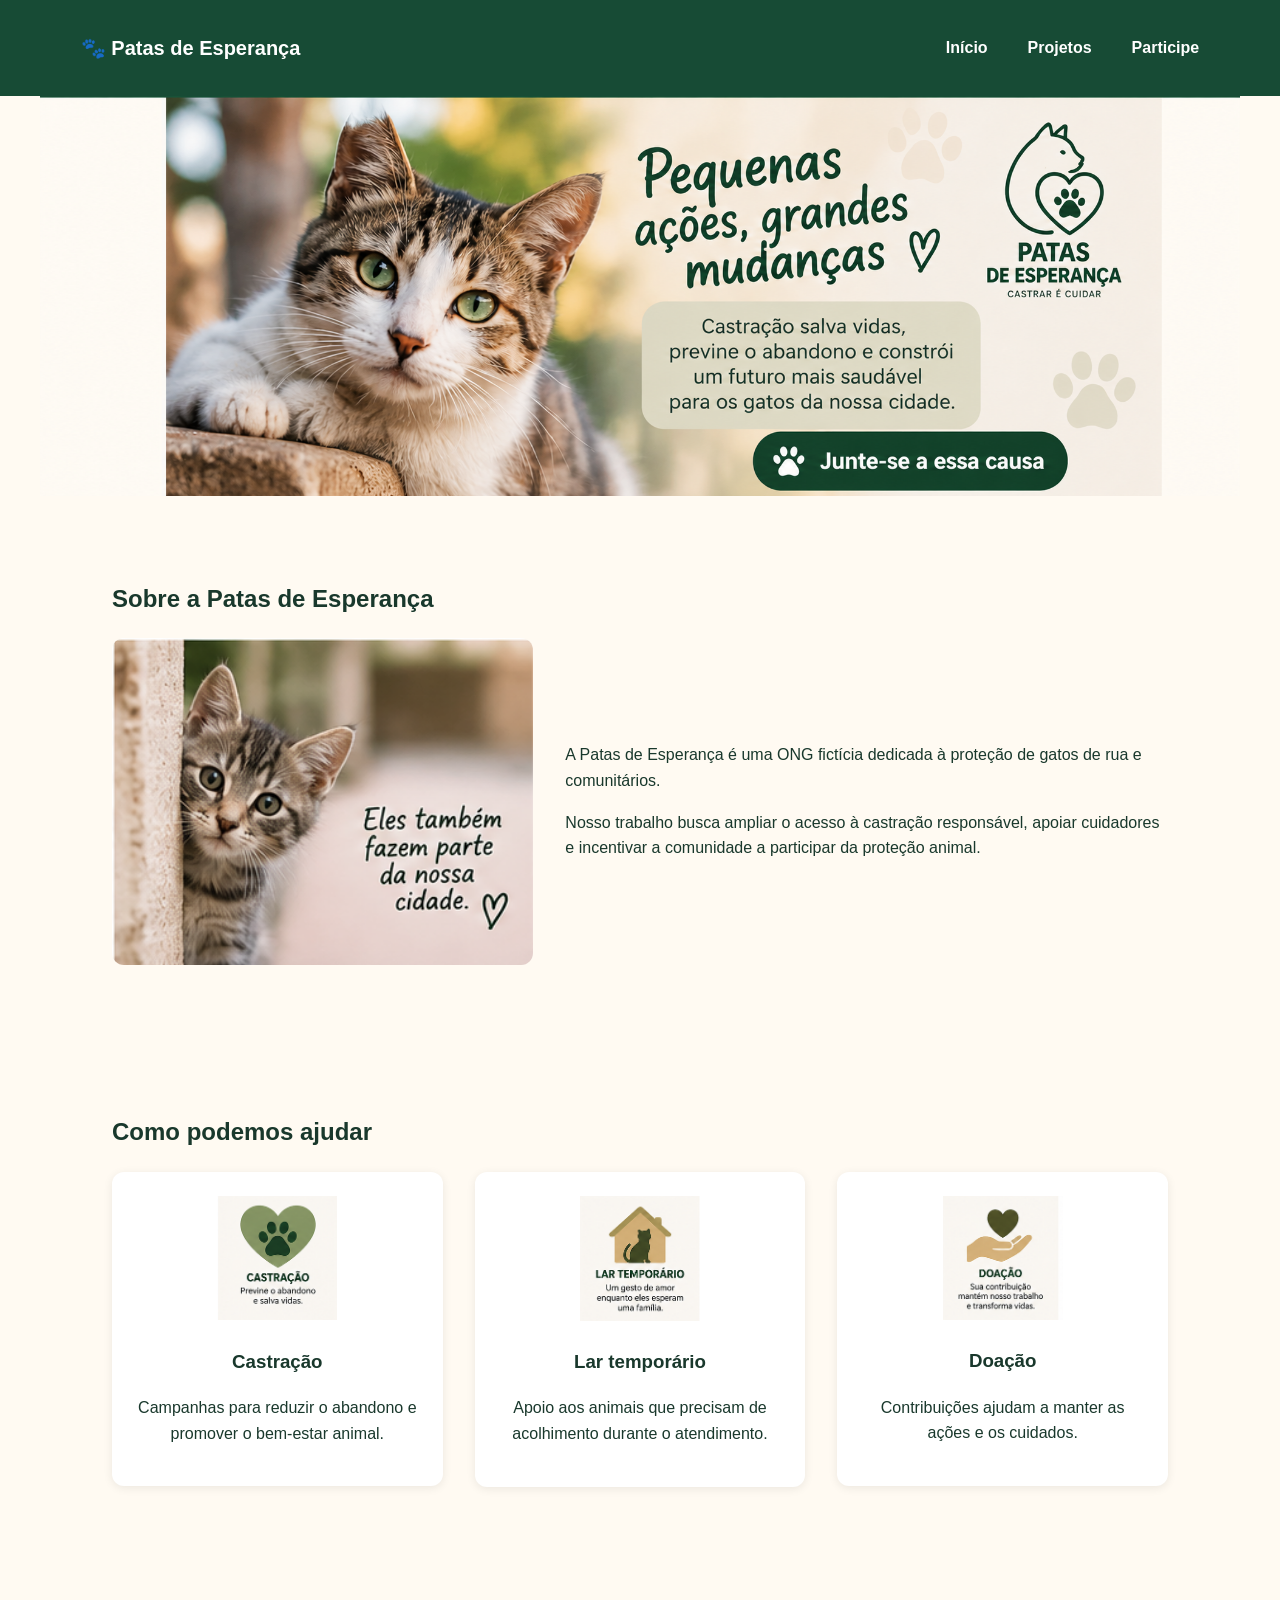
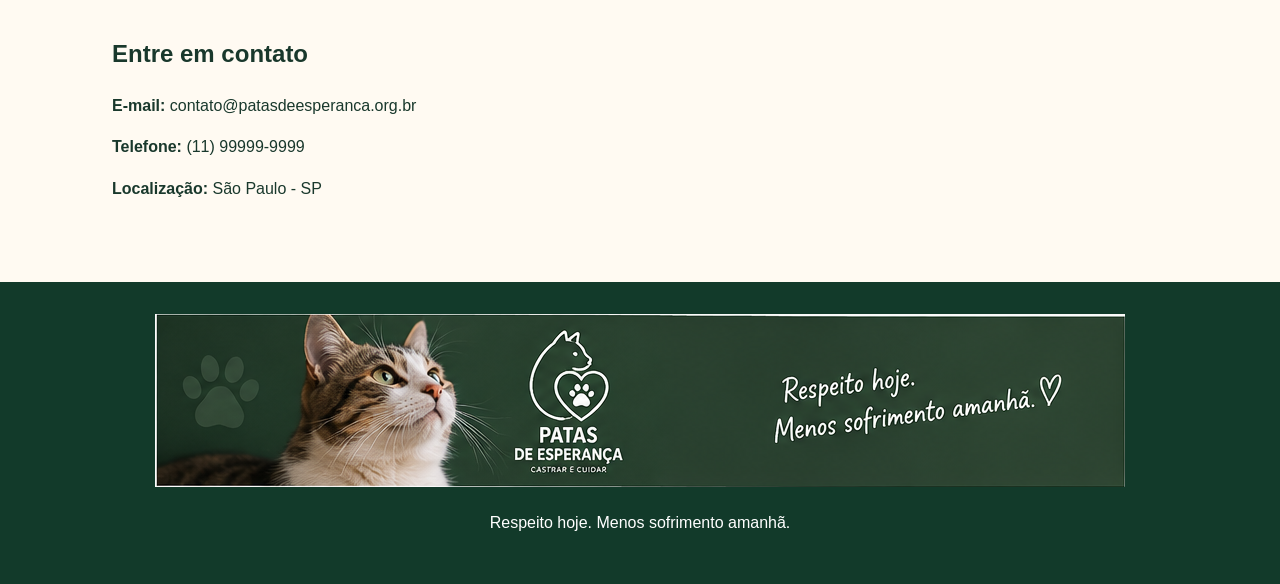
<file: index.html>
<!DOCTYPE html>
<html lang="pt-BR">
<head>
<meta charset="UTF-8">
<meta name="viewport" content="width=device-width, initial-scale=1.0">
<title>Patas de Esperança | Início</title>
<link rel="stylesheet" href="style.css">
</head>
<body>
<header>
<nav aria-label="Navegação principal">
<a href="index.html" class="logo">🐾 Patas de Esperança</a>
<a href="index.html">Início</a>
<a href="projetos.html">Projetos</a>
<a href="cadastro.html">Participe</a>
</nav>
</header>

<main>
<div class="hero">
<h1 class="sr-only">Patas de Esperança — Pequenas ações, grandes mudanças</h1>
<img src="assets/banner-principal.png" alt="Gato comunitário em destaque e mensagem da campanha Patas de Esperança">
</div>

<section class="conteudo">
<h2>Sobre a Patas de Esperança</h2>
<div class="duas-colunas">
<img src="assets/sobre.png" alt="Gato comunitário recebendo cuidado e proteção">
<div>
<p>A Patas de Esperança é uma ONG fictícia dedicada à proteção de gatos de rua e comunitários.</p>
<p>Nosso trabalho busca ampliar o acesso à castração responsável, apoiar cuidadores e incentivar a comunidade a participar da proteção animal.</p>
</div>
</div>
</section>

<section class="conteudo">
<h2>Como podemos ajudar</h2>
<div class="cards">
<article><img src="assets/icone-castracao.png" alt=""><h3>Castração</h3><p>Campanhas para reduzir o abandono e promover o bem-estar animal.</p></article>
<article><img src="assets/icone-lar.png" alt=""><h3>Lar temporário</h3><p>Apoio aos animais que precisam de acolhimento durante o atendimento.</p></article>
<article><img src="assets/icone-doacao.png" alt=""><h3>Doação</h3><p>Contribuições ajudam a manter as ações e os cuidados.</p></article>
</div>
</section>

<section class="contato">
<h2>Entre em contato</h2>
<p><strong>E-mail:</strong> contato@patasdeesperanca.org.br</p>
<p><strong>Telefone:</strong> (11) 99999-9999</p>
<p><strong>Localização:</strong> São Paulo - SP</p>
</section>
</main>

<footer>
<img src="assets/footer.png" alt="Banner da Patas de Esperança com um gato">
<p>Respeito hoje. Menos sofrimento amanhã.</p>
</footer>
</body>
</html>
</file>
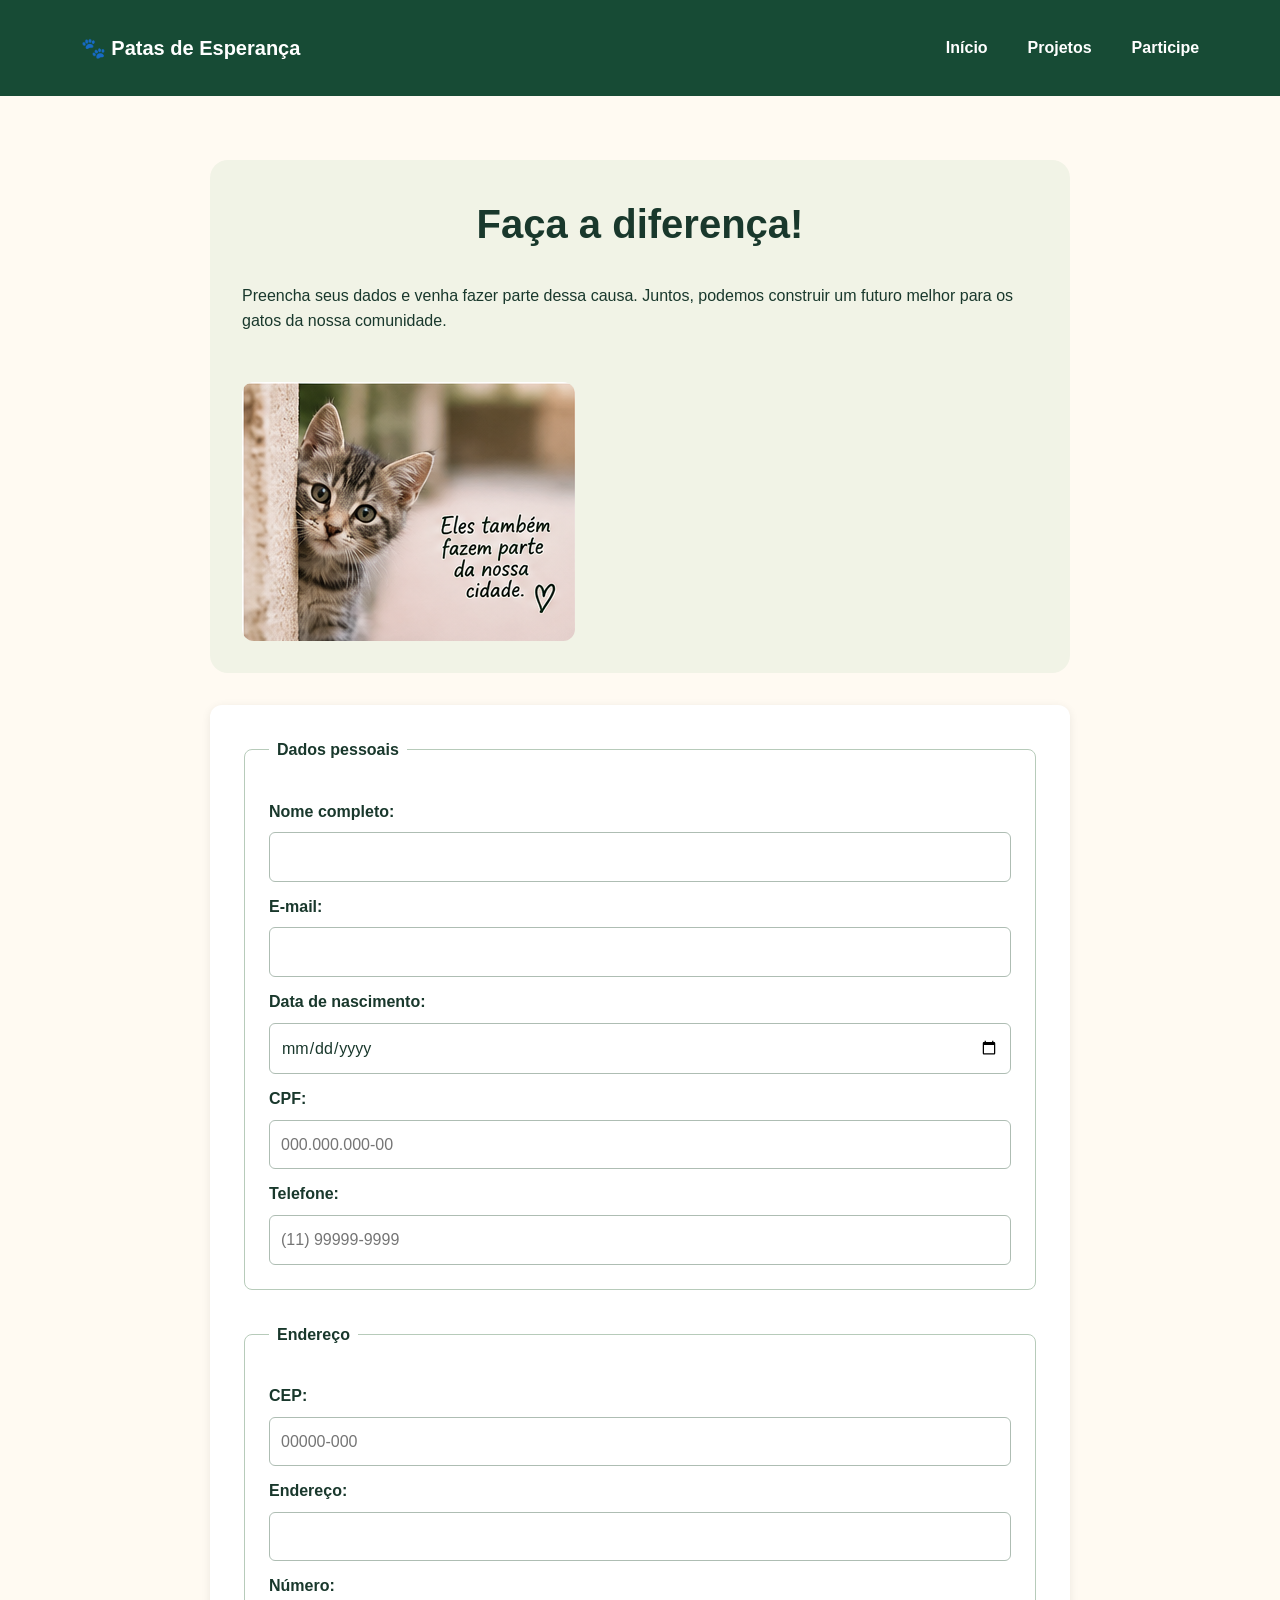
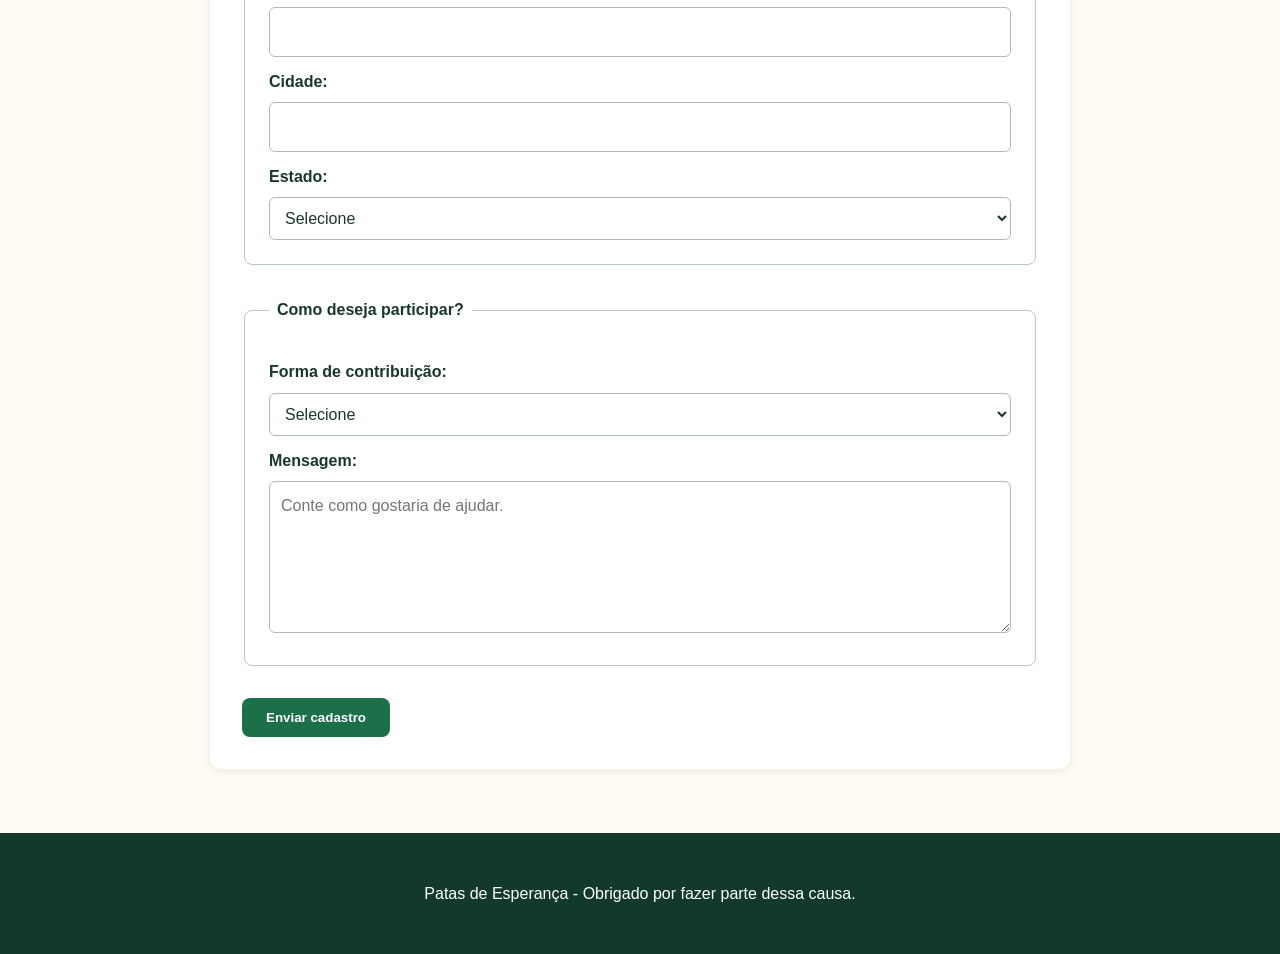
<file: cadastro.html>
<!DOCTYPE html>
<html lang="pt-BR">
<head>
<meta charset="UTF-8">
<meta name="viewport" content="width=device-width, initial-scale=1.0">
<title>Patas de Esperança | Cadastro</title>
<link rel="stylesheet" href="style.css">
</head>
<body>
<header>
<nav aria-label="Navegação principal">
<a href="index.html" class="logo">🐾 Patas de Esperança</a>
<a href="index.html">Início</a>
<a href="projetos.html">Projetos</a>
<a href="cadastro.html">Participe</a>
</nav>
</header>

<main class="formulario">
<div class="intro-cadastro">
<div>
<h1>Faça a diferença!</h1>
<p>Preencha seus dados e venha fazer parte dessa causa. Juntos, podemos construir um futuro melhor para os gatos da nossa comunidade.</p>
</div>
<img src="assets/sobre.png" alt="Gato sendo cuidado, representando a proteção aos animais">
</div>

<form action="#" method="post">
<fieldset>
<legend>Dados pessoais</legend>

<label for="nome">Nome completo:</label>
<input type="text" id="nome" name="nome" required minlength="3" autocomplete="name">

<label for="email">E-mail:</label>
<input type="email" id="email" name="email" required autocomplete="email">

<label for="nascimento">Data de nascimento:</label>
<input type="date" id="nascimento" name="nascimento" required>

<label for="cpf">CPF:</label>
<input type="text" id="cpf" name="cpf" required maxlength="14"
pattern="\d{3}\.\d{3}\.\d{3}-\d{2}"
placeholder="000.000.000-00" inputmode="numeric"
title="Digite o CPF no formato 000.000.000-00">

<label for="telefone">Telefone:</label>
<input type="tel" id="telefone" name="telefone" required maxlength="15"
pattern="\(\d{2}\) \d{5}-\d{4}"
placeholder="(11) 99999-9999" inputmode="tel"
title="Digite o telefone no formato (11) 99999-9999">
</fieldset>

<fieldset>
<legend>Endereço</legend>

<label for="cep">CEP:</label>
<input type="text" id="cep" name="cep" required maxlength="9"
pattern="\d{5}-\d{3}" placeholder="00000-000"
inputmode="numeric" title="Digite o CEP no formato 00000-000">

<label for="endereco">Endereço:</label>
<input type="text" id="endereco" name="endereco" required>

<label for="numero">Número:</label>
<input type="number" id="numero" name="numero" required min="1">

<label for="cidade">Cidade:</label>
<input type="text" id="cidade" name="cidade" required autocomplete="address-level2">

<label for="estado">Estado:</label>
<select id="estado" name="estado" required>
<option value="">Selecione</option>
<option value="SP">SP</option><option value="RJ">RJ</option><option value="MG">MG</option>
<option value="PR">PR</option><option value="SC">SC</option><option value="RS">RS</option>
<option value="BA">BA</option><option value="PE">PE</option><option value="GO">GO</option>
</select>
</fieldset>

<fieldset>
<legend>Como deseja participar?</legend>

<label for="participacao">Forma de contribuição:</label>
<select id="participacao" name="participacao" required>
<option value="">Selecione</option>
<option value="voluntario">Trabalho voluntário</option>
<option value="doacao">Doação financeira</option>
<option value="lar">Lar temporário</option>
</select>

<label for="mensagem">Mensagem:</label>
<textarea id="mensagem" name="mensagem" rows="5" maxlength="500"
placeholder="Conte como gostaria de ajudar."></textarea>
</fieldset>

<button type="submit">Enviar cadastro</button>
</form>
<div class="toast sucesso" id="toastSucesso" role="status" aria-live="polite" hidden>Cadastro preparado com sucesso! Esta demonstração não envia dados para um servidor.</div>
</main>

<footer>
<p>Patas de Esperança - Obrigado por fazer parte dessa causa.</p>
</footer>

<script>
function mascaraCPF(v){
 v=v.replace(/\D/g,'').slice(0,11);
 v=v.replace(/(\d{3})(\d)/,'$1.$2').replace(/(\d{3})(\d)/,'$1.$2').replace(/(\d{3})(\d{1,2})$/,'$1-$2');
 return v;
}
function mascaraCEP(v){
 v=v.replace(/\D/g,'').slice(0,8);
 return v.length>5 ? v.slice(0,5)+'-'+v.slice(5) : v;
}
function mascaraTelefone(v){
 v=v.replace(/\D/g,'').slice(0,11);
 if(v.length>10) return v.replace(/^(\d{2})(\d{5})(\d{4}).*/,'($1) $2-$3');
 if(v.length>6) return v.replace(/^(\d{2})(\d{4})(\d{0,4}).*/,'($1) $2-$3');
 if(v.length>2) return v.replace(/^(\d{2})(\d+)/,'($1) $2');
 return v;
}
document.querySelector('#cpf').addEventListener('input',e=>e.target.value=mascaraCPF(e.target.value));
document.querySelector('#cep').addEventListener('input',e=>e.target.value=mascaraCEP(e.target.value));
document.querySelector('#telefone').addEventListener('input',e=>e.target.value=mascaraTelefone(e.target.value));

const formulario = document.querySelector('form');
const toast = document.querySelector('#toastSucesso');
formulario.addEventListener('submit', (event) => {
  event.preventDefault();
  if (!formulario.checkValidity()) {
    formulario.reportValidity();
    return;
  }
  toast.hidden = false;
  window.setTimeout(() => { toast.hidden = true; }, 4500);
});
</script>
</body>
</html>
</file>
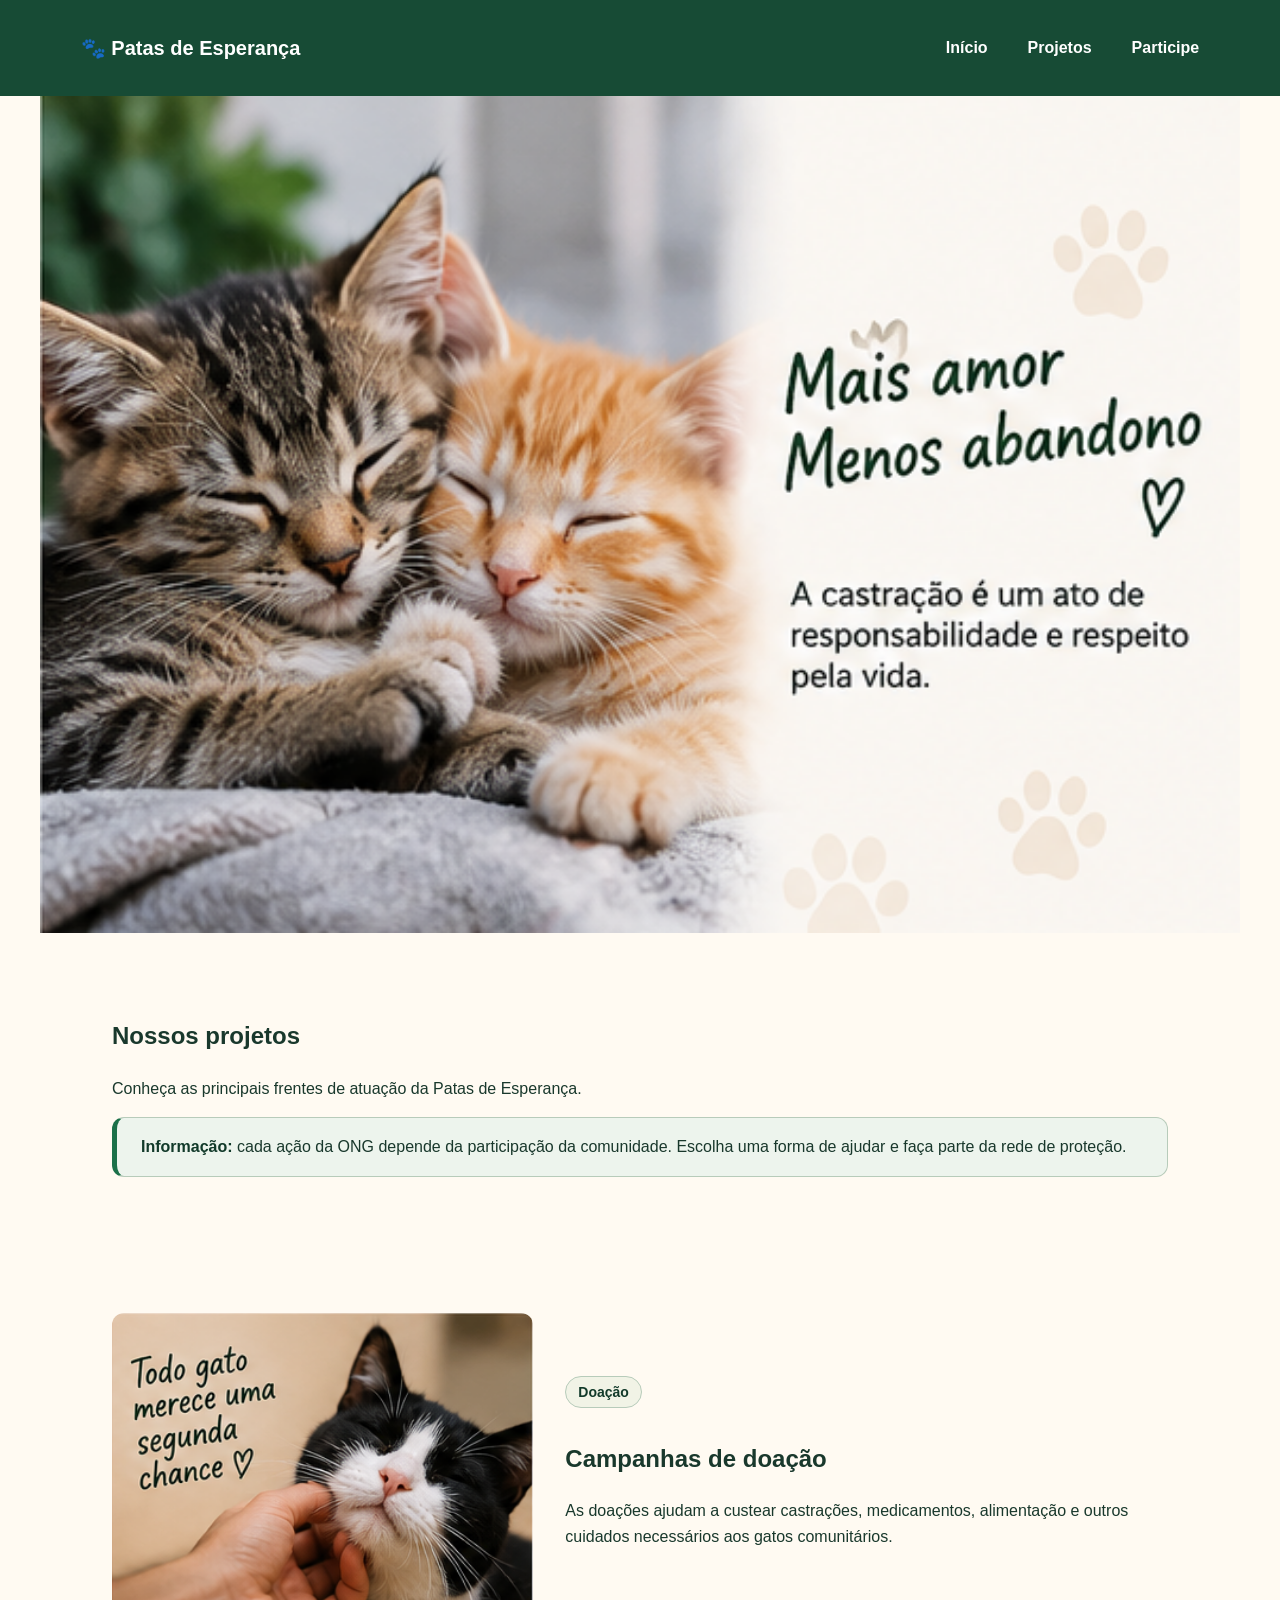
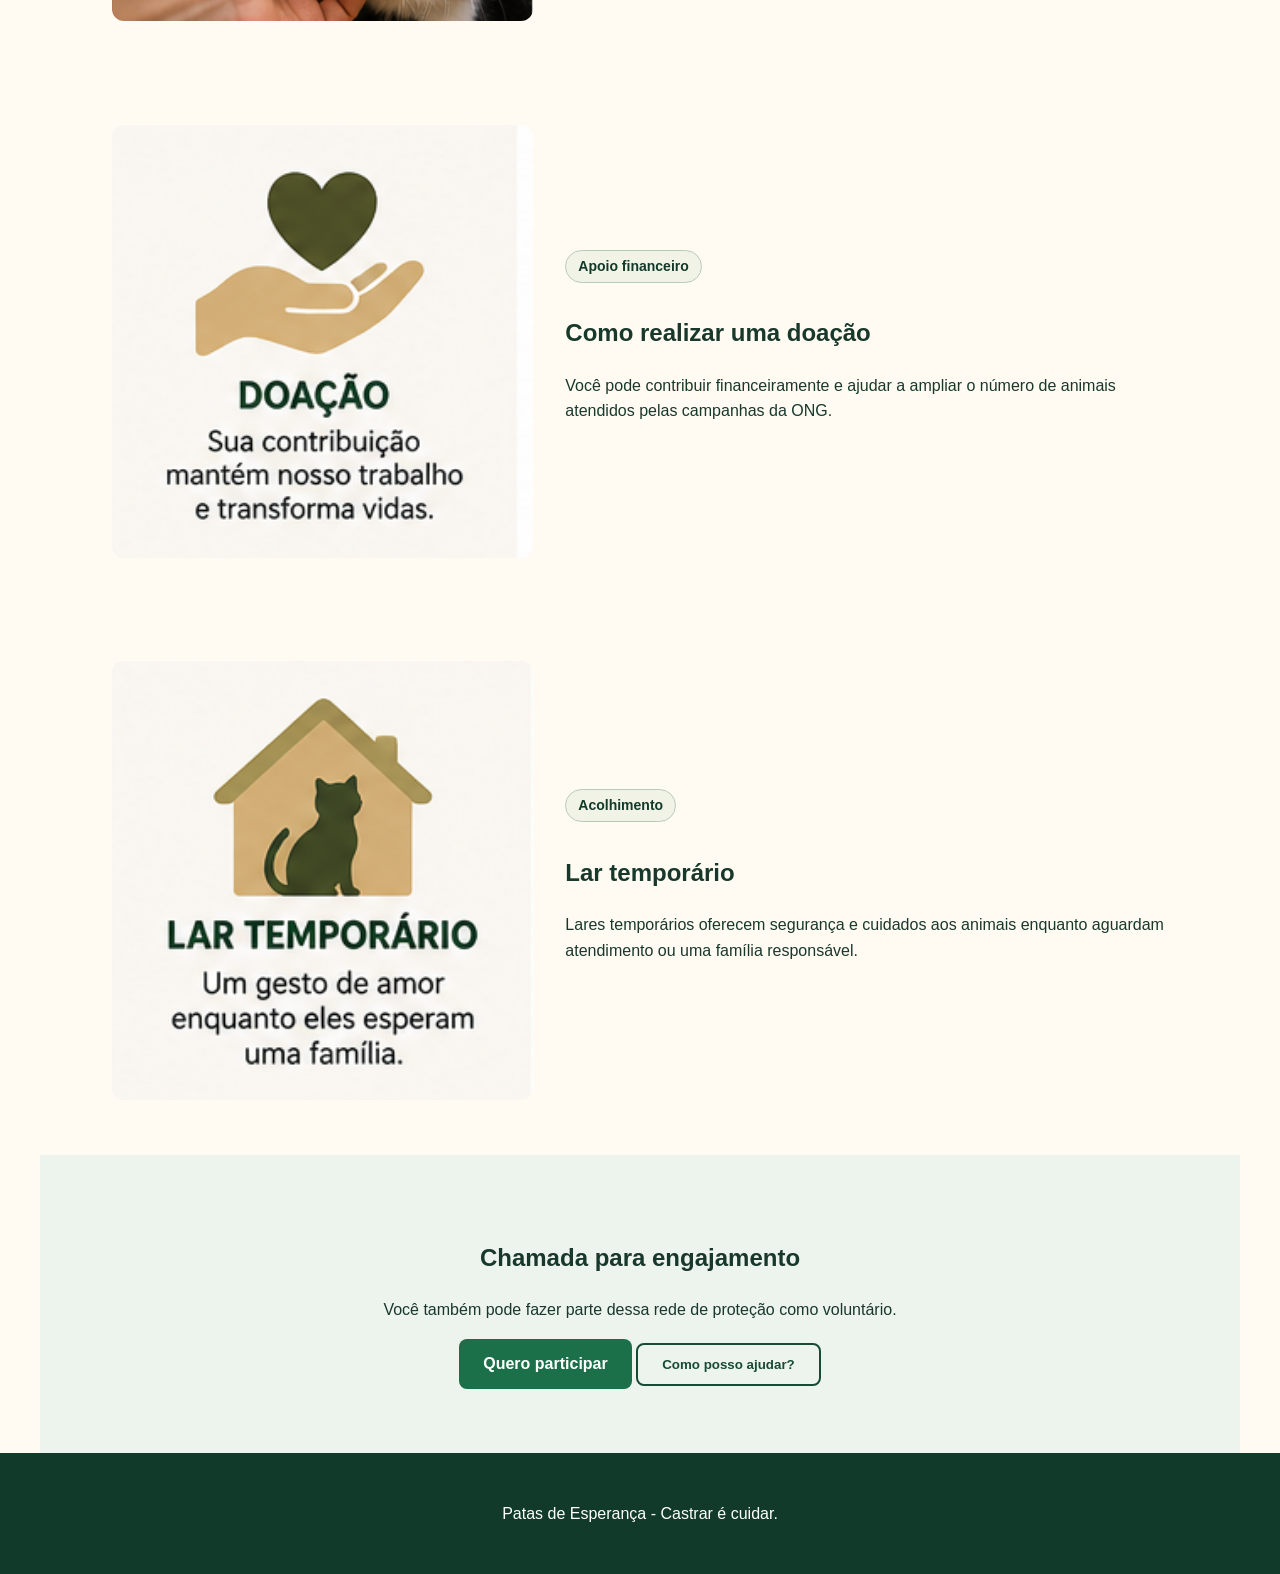
<file: projetos.html>
<!DOCTYPE html>
<html lang="pt-BR">
<head>
<meta charset="UTF-8">
<meta name="viewport" content="width=device-width, initial-scale=1.0">
<title>Patas de Esperança | Projetos</title>
<link rel="stylesheet" href="style.css">
</head>
<body>
<header>
<nav aria-label="Navegação principal">
<a href="index.html" class="logo">🐾 Patas de Esperança</a>
<a href="index.html">Início</a>
<a href="projetos.html">Projetos</a>
<a href="cadastro.html">Participe</a>
</nav>
</header>

<main>
<div class="hero-menor">
<img src="assets/banner-secundario.png" alt="Dois gatos juntos representando cuidado e proteção">
</div>

<section class="conteudo">
<h1>Nossos projetos</h1>
<p>Conheça as principais frentes de atuação da Patas de Esperança.</p>
<div class="alert" role="alert">
<div><strong>Informação:</strong> cada ação da ONG depende da participação da comunidade. Escolha uma forma de ajudar e faça parte da rede de proteção.</div>
</div>
</section>

<section class="projeto">
<div><img src="assets/projetos.png" alt="Gato recebendo cuidado durante uma ação da ONG"></div>
<div><span class="badge">Doação</span><h2>Campanhas de doação</h2><p>As doações ajudam a custear castrações, medicamentos, alimentação e outros cuidados necessários aos gatos comunitários.</p></div>
</section>

<section class="projeto">
<div><img src="assets/icone-doacao.png" alt="Ícone representando uma doação"></div>
<div><span class="badge">Apoio financeiro</span><h2>Como realizar uma doação</h2><p>Você pode contribuir financeiramente e ajudar a ampliar o número de animais atendidos pelas campanhas da ONG.</p></div>
</section>

<section class="projeto">
<div><img src="assets/icone-lar.png" alt="Ícone de uma casa representando lar temporário"></div>
<div><span class="badge">Acolhimento</span><h2>Lar temporário</h2><p>Lares temporários oferecem segurança e cuidados aos animais enquanto aguardam atendimento ou uma família responsável.</p></div>
</section>

<section class="engajamento">
<h2>Chamada para engajamento</h2>
<p>Você também pode fazer parte dessa rede de proteção como voluntário.</p>
<a class="botao" href="cadastro.html">Quero participar</a>
<button type="button" class="secundario" id="abrirModal">Como posso ajudar?</button>
</section>
</main>

<dialog class="modal" id="modalAjuda" aria-labelledby="tituloModal">
<div class="modal-conteudo">
<h2 id="tituloModal">Como você pode ajudar</h2>
<p>Você pode contribuir com trabalho voluntário, doações financeiras ou oferecendo um lar temporário.</p>
<p>Na página <strong>Participe</strong>, preencha seus dados e indique a forma de contribuição que mais combina com você.</p>
<div class="modal-fechamento">
<button type="button" class="secundario" id="fecharModal">Fechar</button>
<a class="botao" href="cadastro.html">Ir para cadastro</a>
</div>
</div>
</dialog>

<script>
const modal = document.querySelector('#modalAjuda');
const abrirModal = document.querySelector('#abrirModal');
const fecharModal = document.querySelector('#fecharModal');
abrirModal.addEventListener('click', () => modal.showModal());
fecharModal.addEventListener('click', () => modal.close());
modal.addEventListener('click', (event) => {
  if (event.target === modal) modal.close();
});
</script>

<footer>
<p>Patas de Esperança - Castrar é cuidar.</p>
</footer>
</body>
</html>
</file>
<file: style.css>
/* ==============================
   DESIGN SYSTEM — PATAS DE ESPERANÇA
   ============================== */
:root {
  /* Cores */
  --color-primary: #174B35;
  --color-primary-dark: #123A2A;
  --color-primary-light: #1B7049;
  --color-secondary: #D98E04;
  --color-accent: #F2C94C;
  --color-bg: #FFFAF2;
  --color-surface: #FFFFFF;
  --color-surface-soft: #F1F3E6;
  --color-surface-green: #EDF4ED;
  --color-text: #19382C;
  --color-text-soft: #5F6F67;
  --color-border: #B7CBBA;
  --color-field: #AEBDB3;

  /* Tipografia: 5 patamares principais */
  --fs-body: 1rem;
  --fs-brand: 1.25rem;
  --fs-section: 1.5rem;
  --fs-page: 2rem;
  --fs-display: 2.7rem;

  /* Espaçamento modular baseado em 4px */
  --space-1: 0.25rem;
  --space-2: 0.5rem;
  --space-3: 0.75rem;
  --space-4: 1rem;
  --space-5: 1.5rem;
  --space-6: 2rem;
  --space-7: 3rem;
  --space-8: 4rem;

  --radius-sm: 6px;
  --radius-md: 12px;
  --radius-lg: 18px;
  --shadow-sm: 0 2px 10px rgba(0, 0, 0, 0.08);
  --transition: 180ms ease;
}

* { box-sizing: border-box; }

html { scroll-behavior: smooth; }

body {
  margin: 0;
  font-family: Arial, sans-serif;
  font-size: var(--fs-body);
  line-height: 1.6;
  color: var(--color-text);
  background: var(--color-bg);
}

img { max-width: 100%; height: auto; }

a { color: inherit; }

/* Cabeçalho e navegação */
header {
  background: var(--color-primary);
  padding: var(--space-5) 6%;
}

nav {
  display: flex;
  gap: var(--space-6);
  align-items: center;
  flex-wrap: wrap;
}

nav a {
  color: var(--color-surface);
  text-decoration: none;
  font-weight: 700;
  padding: var(--space-2) var(--space-1);
  border-radius: var(--radius-sm);
  transition: background var(--transition), transform var(--transition);
}

nav a:hover,
nav a:focus-visible {
  background: rgba(255, 255, 255, 0.14);
  outline: 2px solid var(--color-accent);
  outline-offset: 2px;
}

nav a:hover { transform: translateY(-1px); }

.logo {
  font-size: var(--fs-brand);
  margin-right: auto;
}

main {
  width: min(1200px, 100%);
  margin: 0 auto;
}

/* Áreas visuais */
.hero {
  position: relative;
  background: #F7F2E8;
}

.hero > img,
.hero-menor > img {
  width: 100%;
  display: block;
}

.hero-text {
  position: absolute;
  left: 7%;
  top: 20%;
  max-width: 430px;
}

.hero h1 { font-size: var(--fs-display); }

/* Botões e links de ação */
.botao,
button {
  display: inline-block;
  background: var(--color-primary-light);
  color: var(--color-surface);
  padding: var(--space-3) var(--space-5);
  border: 0;
  border-radius: 8px;
  text-decoration: none;
  font-weight: 700;
  cursor: pointer;
  transition: transform var(--transition), box-shadow var(--transition), background var(--transition);
}

.botao:hover,
button:hover {
  background: var(--color-primary);
  transform: translateY(-2px);
  box-shadow: var(--shadow-sm);
}

.botao:focus-visible,
button:focus-visible {
  outline: 3px solid var(--color-accent);
  outline-offset: 3px;
}

/* Grid de 12 colunas */
.conteudo,
.contato,
.engajamento {
  padding: var(--space-8) 6%;
}

.duas-colunas,
.projeto,
.cards,
.intro-cadastro {
  display: grid;
  grid-template-columns: repeat(12, minmax(0, 1fr));
  gap: var(--space-6);
  align-items: center;
}

.duas-colunas > img,
.projeto > div:first-child {
  grid-column: span 5;
}

.duas-colunas > div,
.projeto > div:last-child {
  grid-column: span 7;
}

.duas-colunas img,
.projeto img {
  width: 100%;
  border-radius: var(--radius-md);
}

.cards article {
  grid-column: span 4;
  background: var(--color-surface);
  padding: var(--space-5);
  border-radius: var(--radius-md);
  text-align: center;
  box-shadow: var(--shadow-sm);
  transition: transform var(--transition), box-shadow var(--transition);
}

.cards article:hover {
  transform: translateY(-4px);
  box-shadow: 0 6px 18px rgba(0, 0, 0, 0.10);
}

.cards img { width: 120px; }

.projeto { padding: var(--space-7) 6%; }

.engajamento {
  text-align: center;
  background: var(--color-surface-green);
}

/* Formulário */
.formulario {
  max-width: 900px;
  padding: var(--space-8) 20px;
}

.formulario h1 {
  text-align: center;
  font-size: var(--fs-page);
}

.intro-cadastro {
  grid-template-columns: 8fr 4fr;
  background: var(--color-surface-soft);
  padding: var(--space-6);
  border-radius: var(--radius-lg);
  margin-bottom: var(--space-6);
}

.intro-cadastro > div:first-child { grid-column: span 8; }
.intro-cadastro > img { grid-column: span 4; border-radius: var(--radius-md); }
.intro-cadastro h1 { font-size: 2.5rem; margin-top: 0; }

form {
  background: var(--color-surface);
  padding: var(--space-6);
  border-radius: var(--radius-md);
  box-shadow: var(--shadow-sm);
}

fieldset {
  margin-bottom: var(--space-6);
  padding: var(--space-5);
  border: 1px solid var(--color-border);
  border-radius: 8px;
}

legend {
  font-weight: 700;
  padding: 0 var(--space-2);
}

label {
  display: block;
  margin-top: var(--space-3);
  font-weight: 700;
}

input,
select,
textarea {
  width: 100%;
  padding: 11px;
  margin-top: var(--space-2);
  border: 1px solid var(--color-field);
  border-radius: var(--radius-sm);
  font: inherit;
  color: var(--color-text);
  background: var(--color-surface);
  transition: border-color var(--transition), box-shadow var(--transition);
}

input:focus,
select:focus,
textarea:focus {
  border-color: var(--color-primary-light);
  box-shadow: 0 0 0 3px rgba(27, 112, 73, 0.14);
  outline: none;
}

footer {
  background: var(--color-primary-dark);
  color: var(--color-surface);
  text-align: center;
  padding: var(--space-6);
}

footer img { max-width: 100%; height: auto; }

/* ==================================================
   5 BREAKPOINTS RESPONSIVOS
   ================================================== */
@media (max-width: 1200px) {
  main { width: 100%; }
  .conteudo, .contato, .engajamento { padding-inline: 5%; }
}

@media (max-width: 992px) {
  .duas-colunas > img, .projeto > div:first-child { grid-column: span 6; }
  .duas-colunas > div, .projeto > div:last-child { grid-column: span 6; }
  .cards article { grid-column: span 4; }
  .intro-cadastro { grid-template-columns: 7fr 5fr; }
  .intro-cadastro > div:first-child { grid-column: span 7; }
  .intro-cadastro > img { grid-column: span 5; }
}

@media (max-width: 768px) {
  nav { gap: var(--space-3); }
  .logo { width: 100%; margin-right: 0; }
  .hero-text { position: static; padding: var(--space-5); }
  .hero h1 { font-size: var(--fs-page); }
  .cards article { grid-column: span 6; }
  .intro-cadastro { grid-template-columns: repeat(12, minmax(0, 1fr)); }
  .intro-cadastro > div:first-child { grid-column: span 12; }
  .intro-cadastro > img { grid-column: span 12; }
}

@media (max-width: 576px) {
  .conteudo, .contato, .engajamento, .projeto { padding: var(--space-6) 5%; }
  .duas-colunas, .projeto, .cards { grid-template-columns: repeat(12, minmax(0, 1fr)); }
  .duas-colunas > img, .duas-colunas > div,
  .projeto > div:first-child, .projeto > div:last-child,
  .cards article { grid-column: span 12; }
  .cards { gap: var(--space-4); }
  form { padding: var(--space-5); }
}

@media (max-width: 400px) {
  header { padding: var(--space-4); }
  nav a { width: 100%; }
  .hero h1, .intro-cadastro h1 { font-size: 1.8rem; }
  .formulario { padding-inline: var(--space-3); }
  fieldset { padding: var(--space-4); }
}

.sr-only {
  position: absolute;
  width: 1px;
  height: 1px;
  padding: 0;
  margin: -1px;
  overflow: hidden;
  clip: rect(0, 0, 0, 0);
  white-space: nowrap;
  border: 0;
}


/* ==============================================
   FEEDBACK E MICROINTERAÇÕES
   ============================================== */
.badge {
  display: inline-block;
  padding: var(--space-1) var(--space-3);
  border-radius: 999px;
  background: var(--color-surface-soft);
  color: var(--color-primary-dark);
  border: 1px solid var(--color-border);
  font-size: 0.875rem;
  font-weight: 700;
  margin-bottom: var(--space-3);
}

.alert {
  display: flex;
  align-items: flex-start;
  gap: var(--space-3);
  padding: var(--space-4) var(--space-5);
  border: 1px solid var(--color-border);
  border-left: 5px solid var(--color-primary-light);
  border-radius: var(--radius-md);
  background: var(--color-surface-green);
  margin-bottom: var(--space-5);
}

.alert strong { color: var(--color-primary-dark); }

.modal {
  width: min(560px, calc(100% - 2rem));
  border: 0;
  border-radius: var(--radius-lg);
  padding: 0;
  box-shadow: 0 12px 40px rgba(0, 0, 0, 0.22);
  color: var(--color-text);
}

.modal::backdrop {
  background: rgba(18, 58, 42, 0.65);
}

.modal-conteudo {
  padding: var(--space-7);
  background: var(--color-surface);
}

.modal-conteudo h2 { margin-top: 0; }

.modal-fechamento {
  display: flex;
  justify-content: flex-end;
  gap: var(--space-3);
  margin-top: var(--space-5);
}

.toast {
  position: fixed;
  right: 1rem;
  bottom: 1rem;
  z-index: 1000;
  max-width: min(420px, calc(100% - 2rem));
  padding: var(--space-4) var(--space-5);
  border-radius: var(--radius-md);
  background: var(--color-primary-dark);
  color: var(--color-surface);
  box-shadow: 0 8px 24px rgba(0, 0, 0, 0.18);
}

.toast.sucesso {
  border-left: 5px solid var(--color-accent);
}

button.secundario {
  background: transparent;
  color: var(--color-primary);
  border: 2px solid var(--color-primary);
}

button.secundario:hover {
  background: var(--color-surface-green);
  color: var(--color-primary-dark);
}

@media (max-width: 576px) {
  .modal-conteudo { padding: var(--space-5); }
  .modal-fechamento { flex-direction: column; }
  .modal-fechamento button { width: 100%; }
}
</file>
